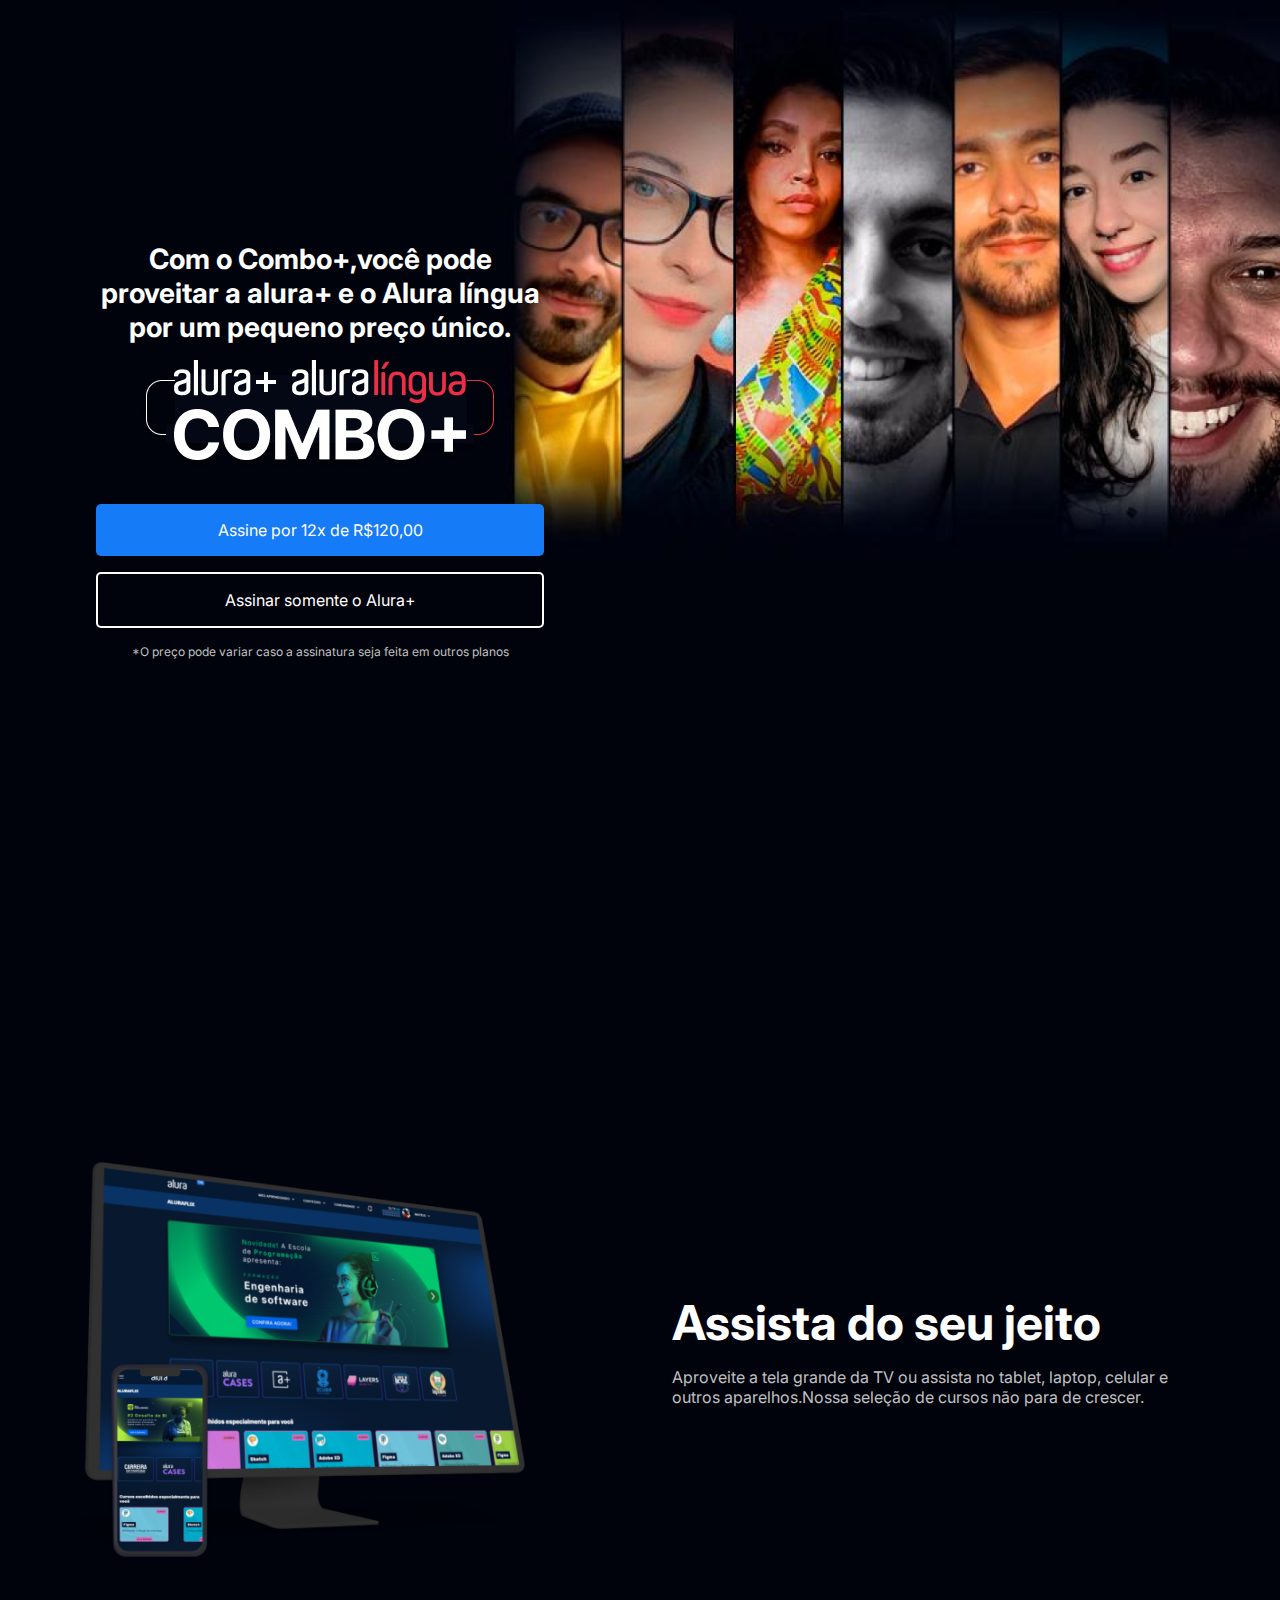
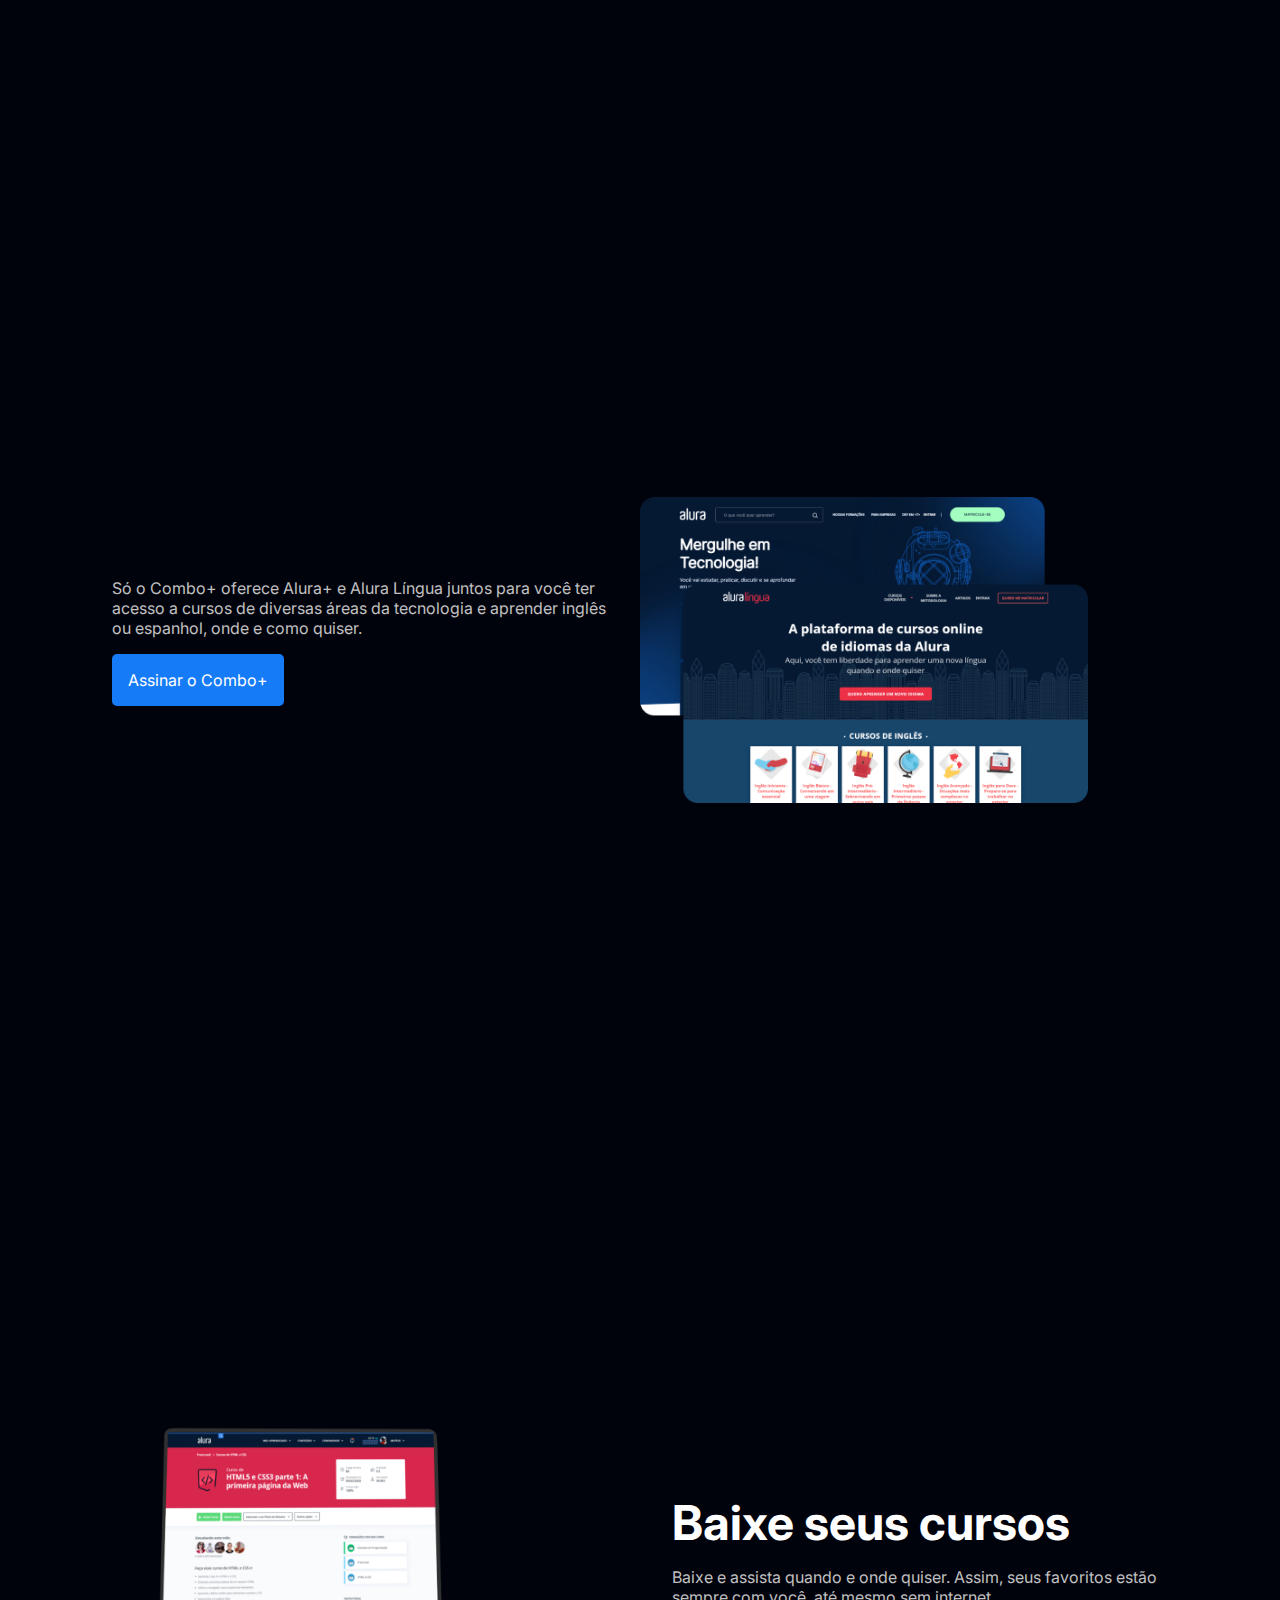
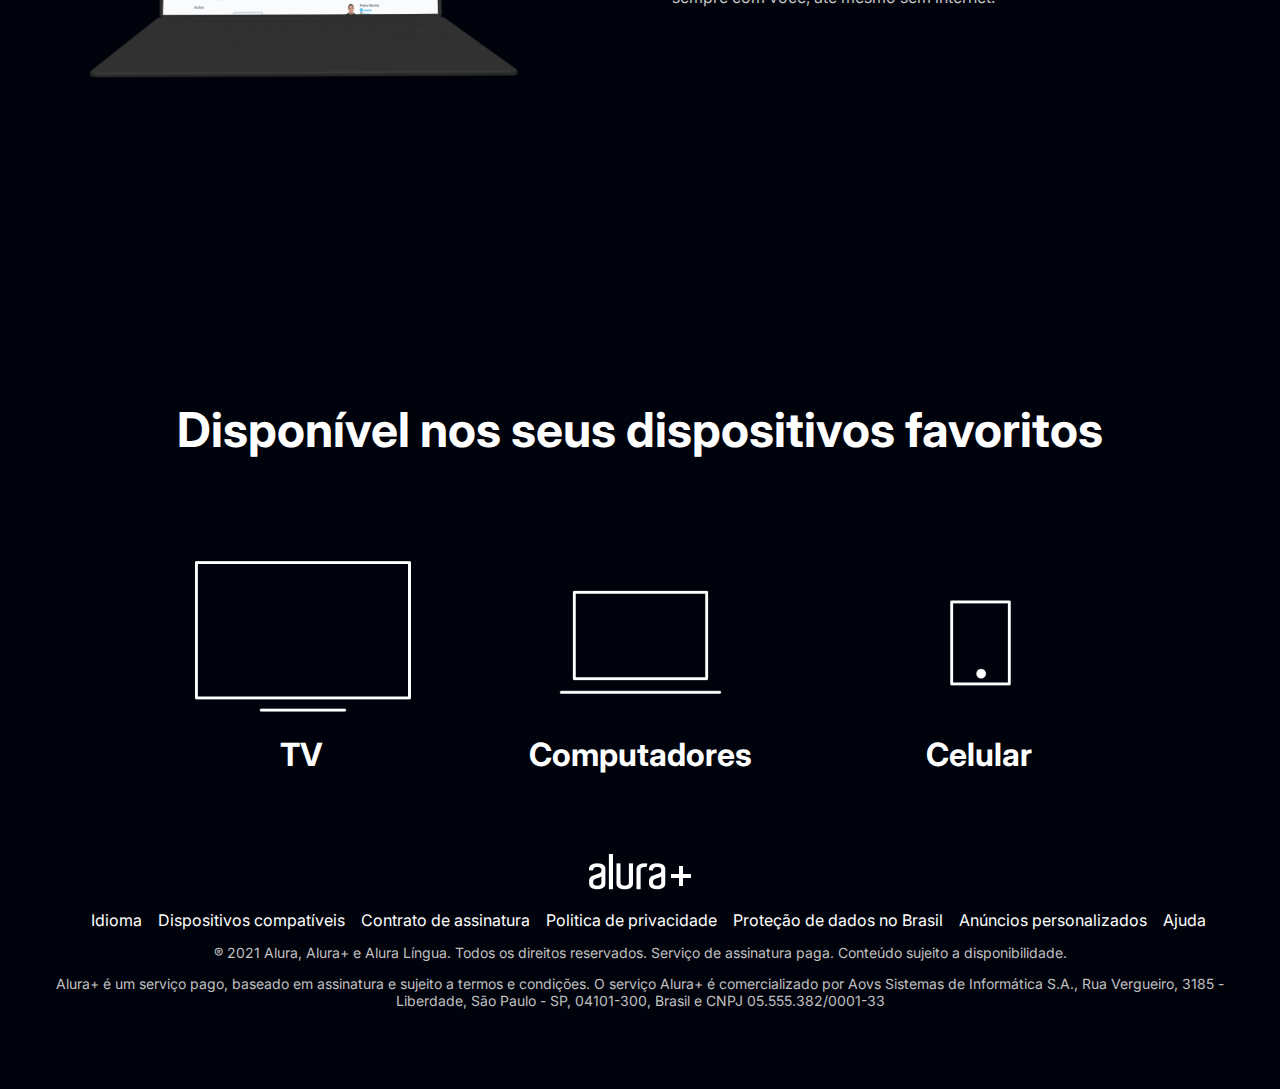
<file: index.html>
<!DOCTYPE html>
<html lang="pt-br">
    <head>
        <meta charset="UTF-8">
        <meta http-equiv="X-UA-Compatible" content="IE=edge">
        <link rel="stylesheet" href="style.css">
        <link rel="preconnect" href="https://fonts.googleapis.com">
<link rel="preconnect" href="https://fonts.gstatic.com" crossorigin>
<link href="https://fonts.googleapis.com/css2?family=Inter:wght@400;700&display=swap" rel="stylesheet">
        <meta name="viewport" content="width=device-width, initial-scale=1.0">
        <title>Alura Plus</title>
    </head>
<body>
    <section class="container principal">
        <div class="container__caixa">
            <h1 class="container__titulo">Com o Combo+,você pode proveitar a alura+ e o Alura língua por um pequeno preço único.</h1>
            <img src="img/Combo.png" alt="O Combo+ é a junção do Alura+ e o Alura língua" class="container__imagem">
            <a href="https://cursos.alura.com.br/" class="container__botao">Assine por 12x de R$120,00</a>
            <a href="https://cursos.alura.com.br/" class="container__botao botao_secundario">Assinar somente o Alura+</a> 
            <p class="container__aviso">*O preço pode variar caso a assinatura seja feita em outros planos</p>
        </div>
    </section>

<section class="container secundario">
        <img src="img/Plataformas.png" alt="Um monitor e um celular com o Alura plus aberto" class="secundario__imagem">
    <div class="container__descricao">
        <h2 class="descricao__titulo">Assista do seu jeito</h2>
        <p class="descricao__texto">Aproveite a tela grande da TV ou assista no tablet, laptop, celular e outros aparelhos.Nossa seleção de cursos não para de crescer.</p>
    </div>
</section>

<section class="container secundario">
    <div class="container__descricao">
         <p class="descricao__texto">Só o Combo+ oferece Alura+ e Alura Língua juntos para você ter acesso a cursos de diversas áreas da tecnologia e aprender inglês ou espanhol, onde e como quiser.</p>
         <a href="www.alura.com.br" class="container__botao secundario__botao">Assinar o Combo+</a>
    </div>
        <img src="img/Telas.png" alt="Tela do alura plus e do alura língua" class="secundario__imagem">
</section>

<section class="container secundario">
        <img src="img/Notebook.png" alt="Notebook com o Alura+ aberto" class="secundario__imagem">
    <div class="container__descricao">
        <h2 class="descricao__titulo">Baixe seus cursos</h2>
        <p class="descricao__texto">Baixe e assista quando e onde quiser. Assim, seus favoritos estão sempre com você, até mesmo sem internet.</p>
    </div>
</section>

<section class="dispositivos">
                <h2 class="dispositivos__titulo">Disponível nos seus dispositivos favoritos</h2>
        <ul class="dispositivos__lista">
            <li>
                <img src="img/tv.png" alt="ícone de televisão">
                <h3 class="lista__item">TV</h3>
            </li>
            <li>
                <img src="img/computador.png" alt="ícone de computador">
                <h3 class="lista__item">Computadores</h3>
            </li>
            <li>
                <img src="img/celular.png" alt="ícone de celular">
                <h3 class="lista__item">Celular</h3>
            </li>
        </ul>
</section>

<footer class="rodape">
            <img src="img/Logo.png" alt="Alura+" class="rodape__logo">
    <ul class="rodape__lista">
            <li class="lista__link">
                <a href="#">Idioma</a>
            </li>
            <li class="lista__link">
                <a href="#">Dispositivos compatíveis</a>
            </li>
            <li class="lista__link">
                <a href="#">Contrato de assinatura</a>
            </li>
            <li class="lista__link">
                <a href="#">Politica de privacidade</a>
            </li>
            <li class="lista__link">
                <a href="#">Proteção de dados no Brasil</a>
            </li>
            <li class="lista__link">
                <a href="#">Anúncios personalizados</a>
            </li>
            <li class="lista__link">
                <a href="#">Ajuda</a>
            </li>
    </ul>
        <p class="rodape__texto">® 2021 Alura, Alura+ e Alura Língua. Todos os direitos reservados. Serviço de assinatura paga. Conteúdo sujeito a disponibilidade.</p>
        <p class="rodape__texto">Alura+ é um serviço pago, baseado em assinatura e sujeito a termos e condições. O serviço Alura+ é comercializado por Aovs Sistemas de Informática S.A., Rua Vergueiro, 3185 - Liberdade, São Paulo - SP, 04101-300, Brasil e CNPJ 05.555.382/0001-33</p>
</footer>
</body>
</html>
</file>
<file: style.css>
:root{
    --branco-principal: #FFFFFF;
    --cinza-secundario:  #C0C0C0;
    --botao-azul: #167BF7;
    --cor-de-fundo: #00030C;
    --fonte-principal:"inter";
    --botao-azul-efeito: #3C92fa;
    }

    body{
    background-color: var(--cor-de-fundo);
    color: var(--branco-principal);
    font-family: 'Inter', sans-serif;
    font-size: 16px;
    font-weight: 400px;
    }

    * {
    margin: 0;
    padding: 0;
    }

    .principal {
    background-image: url("img/Background.png");
    background-repeat: no-repeat;
    background-size: contain;
    align-items: center;
    text-align: center;
    }

    .container {
    height: 100vh;
    grid-template-columns: 50% 50%;
    display: grid;
    }

    .container__aviso{
        font-size: 12px;
        color: var(--cinza-secundario);
    }

    .container__botao{
        background-color: var(--botao-azul);
        border-radius: 5px;
        padding: 1em;
        color: var(--branco-principal);
        display: block;
        text-decoration: none;
        margin-bottom: 1em;
    }

    .botao_secundario{
        background-color: transparent;
        border: 2px solid var(--branco-principal);
    }

    .container__titulo{
        font-size: 28px;
        font-weight: 700px;
    }

    .container__imagem{
        margin: 1em 0 2em 0;
    }

    .container__caixa{
        margin: 0 6em;
    }

    .secundario__imagem{
        width: 80%;
    }

    .secundario{
        align-items: center;
        margin: 0 5em;
    }

    .descricao__titulo{
        font-weight: 700;
        font-size: 48px;
        color: var(--branco-principal);
        margin-bottom: 0.3em;
    }

    .descricao__texto{
        color: var(--cinza-secundario);
    }

    .secundario__botao{
        display: inline-block;
        margin-top: 1em;
    }

    .container__descricao{
        padding: 2em;
    }

    .dispositivos__lista{
        display: flex;
        justify-content: center;
        list-style-type: none;
        margin: 5em 0;
    }

    .dispositivos{
        text-align: center;
    }

    .dispositivos__titulo{
        font-size: 48px;
        color: var(--branco-principal);
    }

    .lista__item{
        font-size: 32px;
        color: var(--branco-principal);
    }

    .rodape{
    text-align: center;
    margin: 5em 3em;
    }

    .rodape__texto {
    margin: 1em 0;
    color: var(--cinza-secundario);
    font-size: 14px;
    }

    .rodape__lista {
    display: flex;
    justify-content: center;
    list-style-type: none;
    margin-top: 1em;
    }

    .lista__link a{
    text-decoration: none;
    color: var(--branco-principal);
    margin-left: 1em;
    }

    .lista__link a:hover{
        color: var(--botao-azul);
    }

    .lista__link a:active{
        color: purple;
    }

    .container__botao:hover{
        background-color: var(--botao-azul-efeito);
        color: var(--cor-de-fundo);
    }

    @media screen and (max-width:  768px){
        .container{
            display:block;
            background-image: none;
        }
        .container__imagem{
            width: 50vw;
        }
        .container__caixa{
            margin: 2em 2em;
        }
        .secundario{
            margin: 0;
            text-align: center;
        }
        .secundario__imagem{
            width: 50vw;
        }
        .dispositivos__lista{
            display:block;
        }
        .rodape__lista{
            display: block;
        }
    }
</file>
